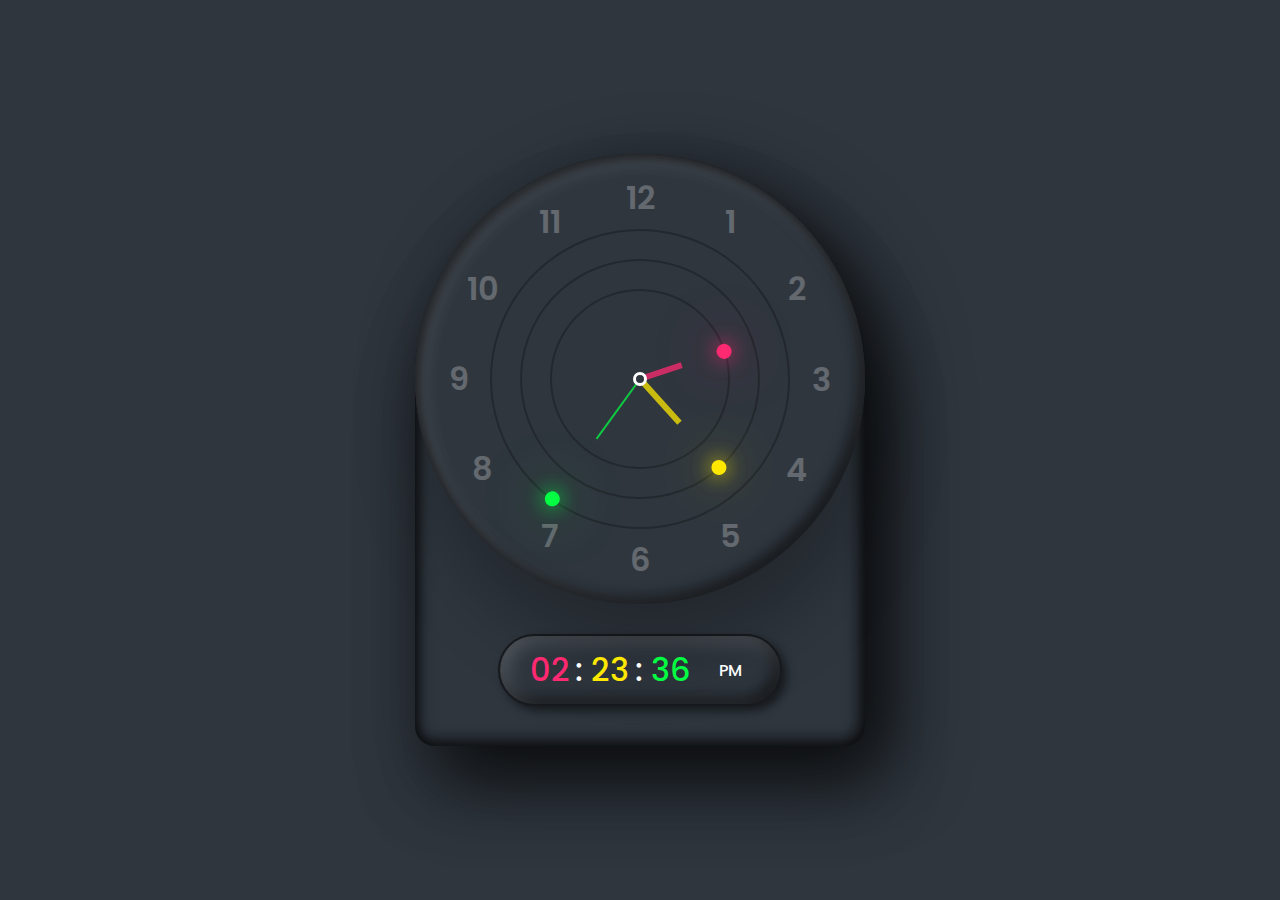
<file: pages/clock.html>
<!DOCTYPE html>
<html lang="en">
  <head>
    <meta charset="UTF-8" />
    <meta http-equiv="X-UA-Compatible" content="IE=edge" />
    <meta name="viewport" content="width=device-width, initial-scale=1.0" />
    <link
      rel="stylesheet"
      href="https://cdnjs.cloudflare.com/ajax/libs/modern-normalize/1.1.0/modern-normalize.min.css"
      integrity="sha512-wpPYUAdjBVSE4KJnH1VR1HeZfpl1ub8YT/NKx4PuQ5NmX2tKuGu6U/JRp5y+Y8XG2tV+wKQpNHVUX03MfMFn9Q=="
      crossorigin="anonymous"
      referrerpolicy="no-referrer"
    />
    <link rel="stylesheet" href="../css/styles.css" />
    <link rel="stylesheet" href="../css/pages/clock.css" />
    <title>Clock</title>
  </head>
  <body>
    <div class="container">
      <div class="clock">
        <div class="circle" id="sc" style="--clr: #04fc43"><i></i></div>
        <div class="circle circle2" id="mn" style="--clr: #fee800"><i></i></div>
        <div class="circle circle3" id="hr" style="--clr: #ff2972"><i></i></div>

        <span style="--i: 1"><b>1</b></span>
        <span style="--i: 2"><b>2</b></span>
        <span style="--i: 3"><b>3</b></span>
        <span style="--i: 4"><b>4</b></span>
        <span style="--i: 5"><b>5</b></span>
        <span style="--i: 6"><b>6</b></span>
        <span style="--i: 7"><b>7</b></span>
        <span style="--i: 8"><b>8</b></span>
        <span style="--i: 9"><b>9</b></span>
        <span style="--i: 10"><b>10</b></span>
        <span style="--i: 11"><b>11</b></span>
        <span style="--i: 12"><b>12</b></span>
      </div>

      <!-- digital clock -->
      <div id="time">
        <div id="hours" style="--clr: #ff2972">00</div>
        <div id="minutes" style="--clr: #fee800">00</div>
        <div id="seconds" style="--clr: #04fc43">00</div>
        <div id="ampm">PM</div>
      </div>
    </div>

    <script defer src="../js/clock.js"></script>
  </body>
</html>
</file>
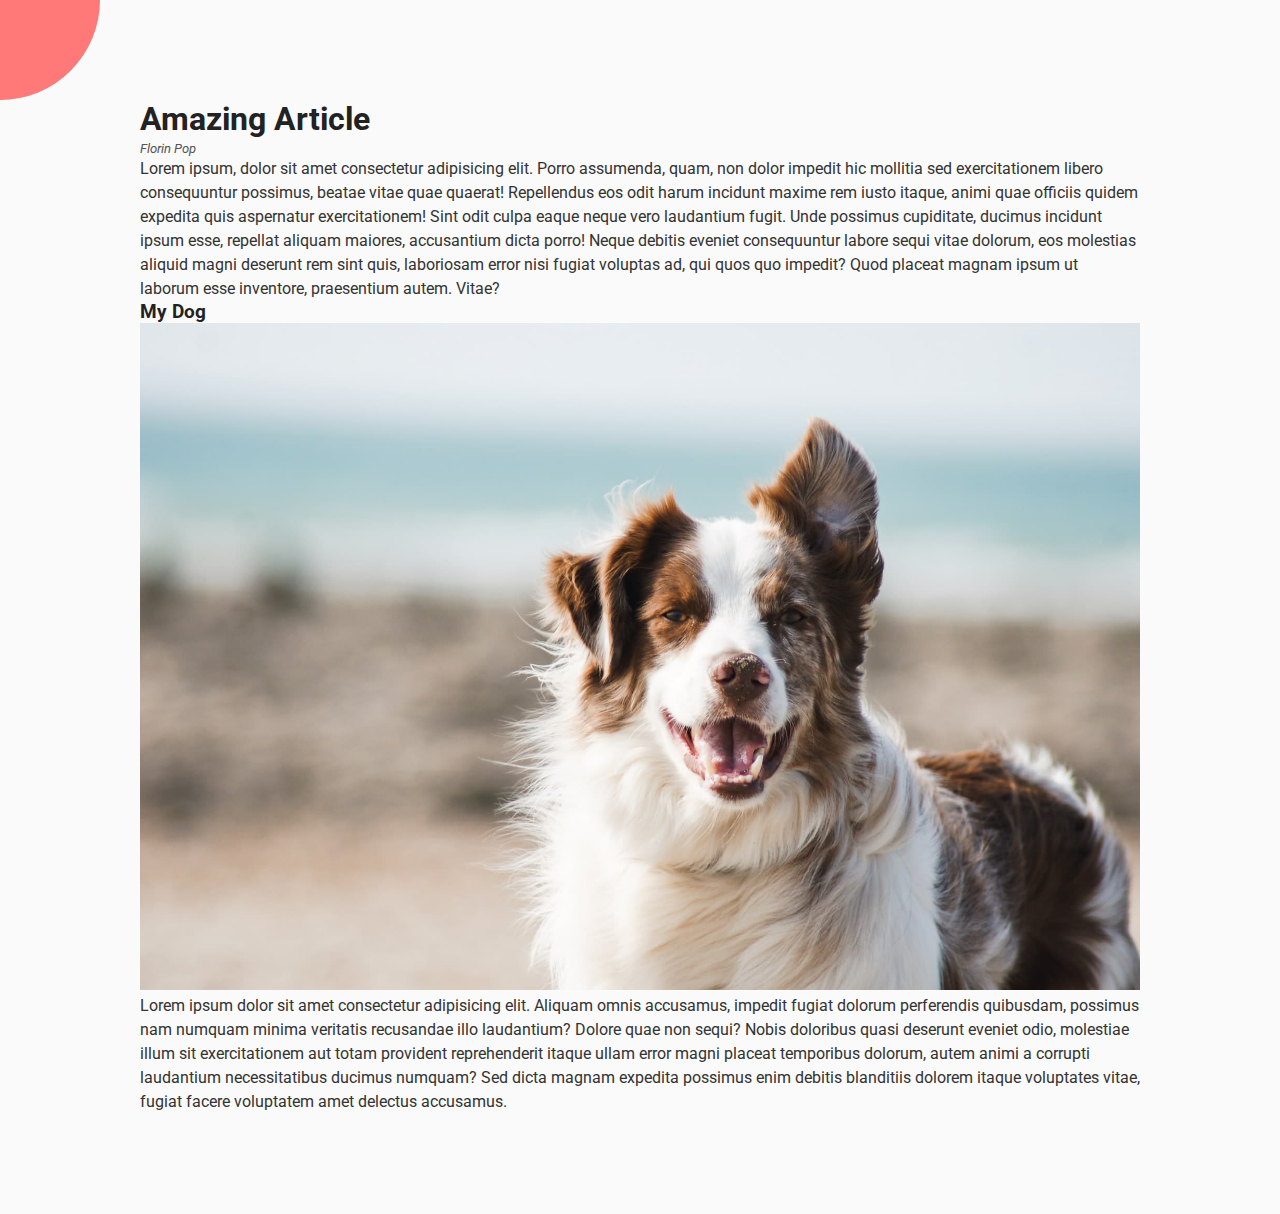
<file: pages/rotating-navigation.html>
<!DOCTYPE html>
<html lang="en">
  <head>
    <meta charset="UTF-8" />
    <meta http-equiv="X-UA-Compatible" content="IE=edge" />
    <meta name="viewport" content="width=device-width, initial-scale=1.0" />
    <link
      rel="stylesheet"
      href="https://cdnjs.cloudflare.com/ajax/libs/modern-normalize/1.1.0/modern-normalize.min.css"
      integrity="sha512-wpPYUAdjBVSE4KJnH1VR1HeZfpl1ub8YT/NKx4PuQ5NmX2tKuGu6U/JRp5y+Y8XG2tV+wKQpNHVUX03MfMFn9Q=="
      crossorigin="anonymous"
      referrerpolicy="no-referrer"
    />
    <link
      rel="stylesheet"
      href="https://cdnjs.cloudflare.com/ajax/libs/font-awesome/6.2.0/css/all.min.css"
      integrity="sha512-xh6O/CkQoPOWDdYTDqeRdPCVd1SpvCA9XXcUnZS2FmJNp1coAFzvtCN9BmamE+4aHK8yyUHUSCcJHgXloTyT2A=="
      crossorigin="anonymous"
      referrerpolicy="no-referrer"
    />
    <link rel="stylesheet" href="../css/styles.css" />
    <link rel="stylesheet" href="../css/pages/rotating-navigation.css" />
    <title>Rotating Navigation</title>
  </head>
  <body>
    <div class="container">
      <div class="container__circle">
        <div class="circle">
          <button id="close">
            <i class="fas fa-times"></i>
          </button>
          <button id="open">
            <i class="fas fa-bars"></i>
          </button>
        </div>
      </div>

      <div class="container__content">
        <h1>Amazing Article</h1>
        <small>Florin Pop</small>
        <p>
          Lorem ipsum, dolor sit amet consectetur adipisicing elit. Porro assumenda, quam, non dolor
          impedit hic mollitia sed exercitationem libero consequuntur possimus, beatae vitae quae
          quaerat! Repellendus eos odit harum incidunt maxime rem iusto itaque, animi quae officiis
          quidem expedita quis aspernatur exercitationem! Sint odit culpa eaque neque vero
          laudantium fugit. Unde possimus cupiditate, ducimus incidunt ipsum esse, repellat aliquam
          maiores, accusantium dicta porro! Neque debitis eveniet consequuntur labore sequi vitae
          dolorum, eos molestias aliquid magni deserunt rem sint quis, laboriosam error nisi fugiat
          voluptas ad, qui quos quo impedit? Quod placeat magnam ipsum ut laborum esse inventore,
          praesentium autem. Vitae?
        </p>

        <h3>My Dog</h3>
        <img src="../images/dog.jpg" alt="My dog" />

        <p>
          Lorem ipsum dolor sit amet consectetur adipisicing elit. Aliquam omnis accusamus, impedit
          fugiat dolorum perferendis quibusdam, possimus nam numquam minima veritatis recusandae
          illo laudantium? Dolore quae non sequi? Nobis doloribus quasi deserunt eveniet odio,
          molestiae illum sit exercitationem aut totam provident reprehenderit itaque ullam error
          magni placeat temporibus dolorum, autem animi a corrupti laudantium necessitatibus ducimus
          numquam? Sed dicta magnam expedita possimus enim debitis blanditiis dolorem itaque
          voluptates vitae, fugiat facere voluptatem amet delectus accusamus.
        </p>
      </div>
    </div>

    <nav>
      <ul>
        <li><i class="fas fa-home"></i>Home</li>
        <li><i class="fas fa-user-alt"></i>About</li>
        <li><i class="fas fa-envelope"></i>Contact</li>
      </ul>
    </nav>

    <script defer src="../js/rotating.js"></script>
  </body>
</html>
</file>
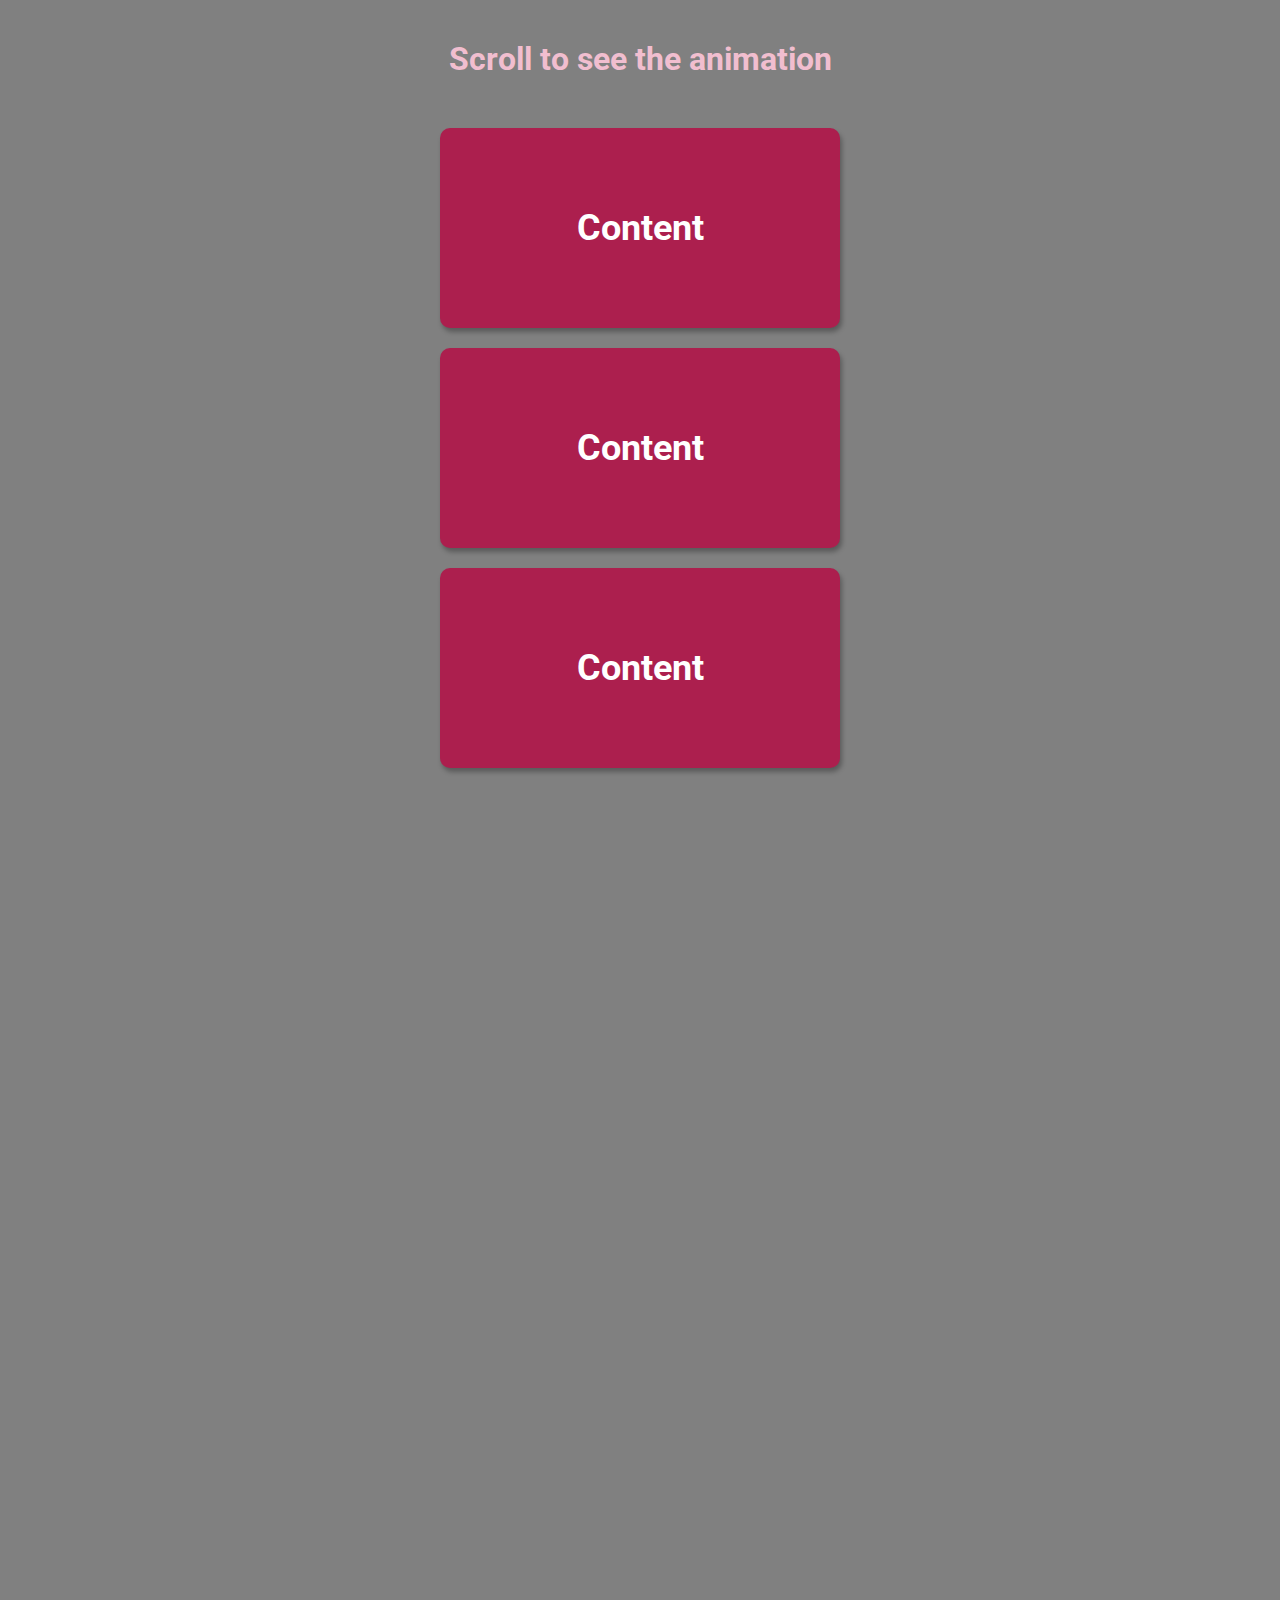
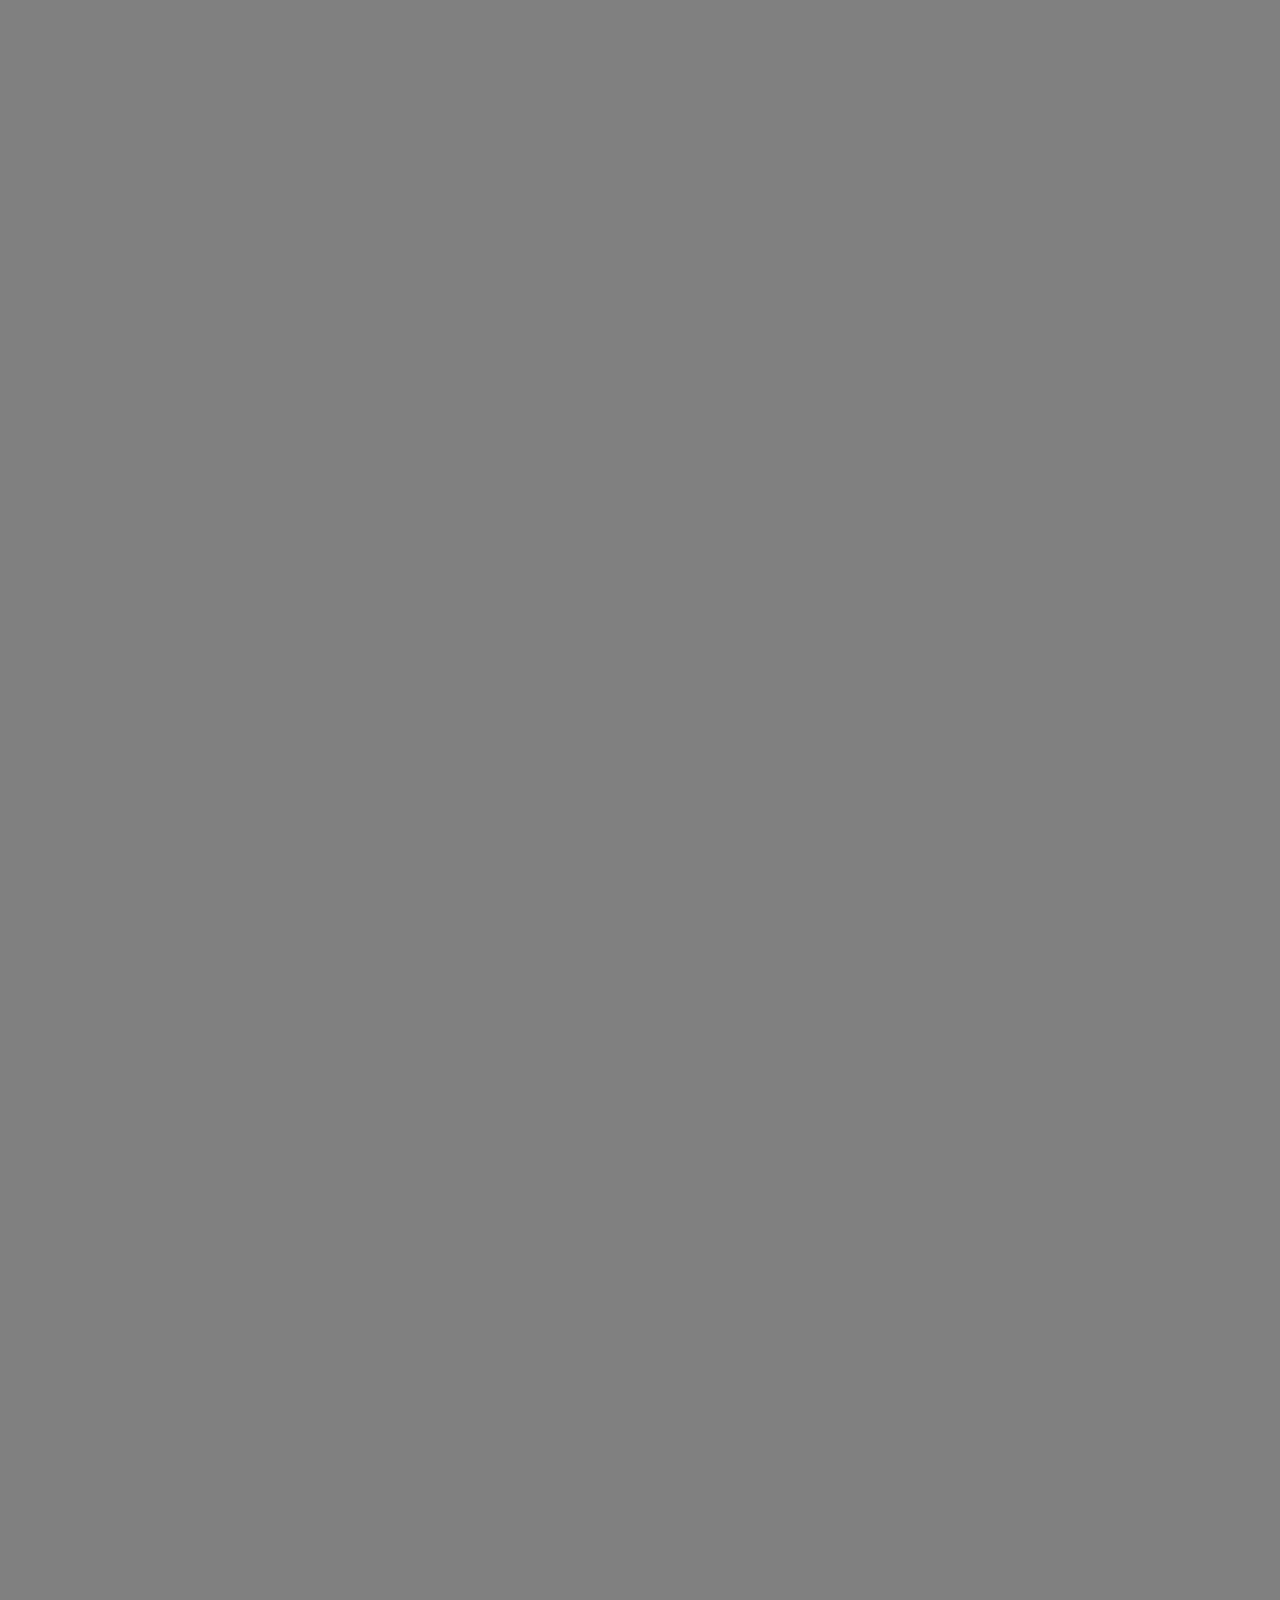
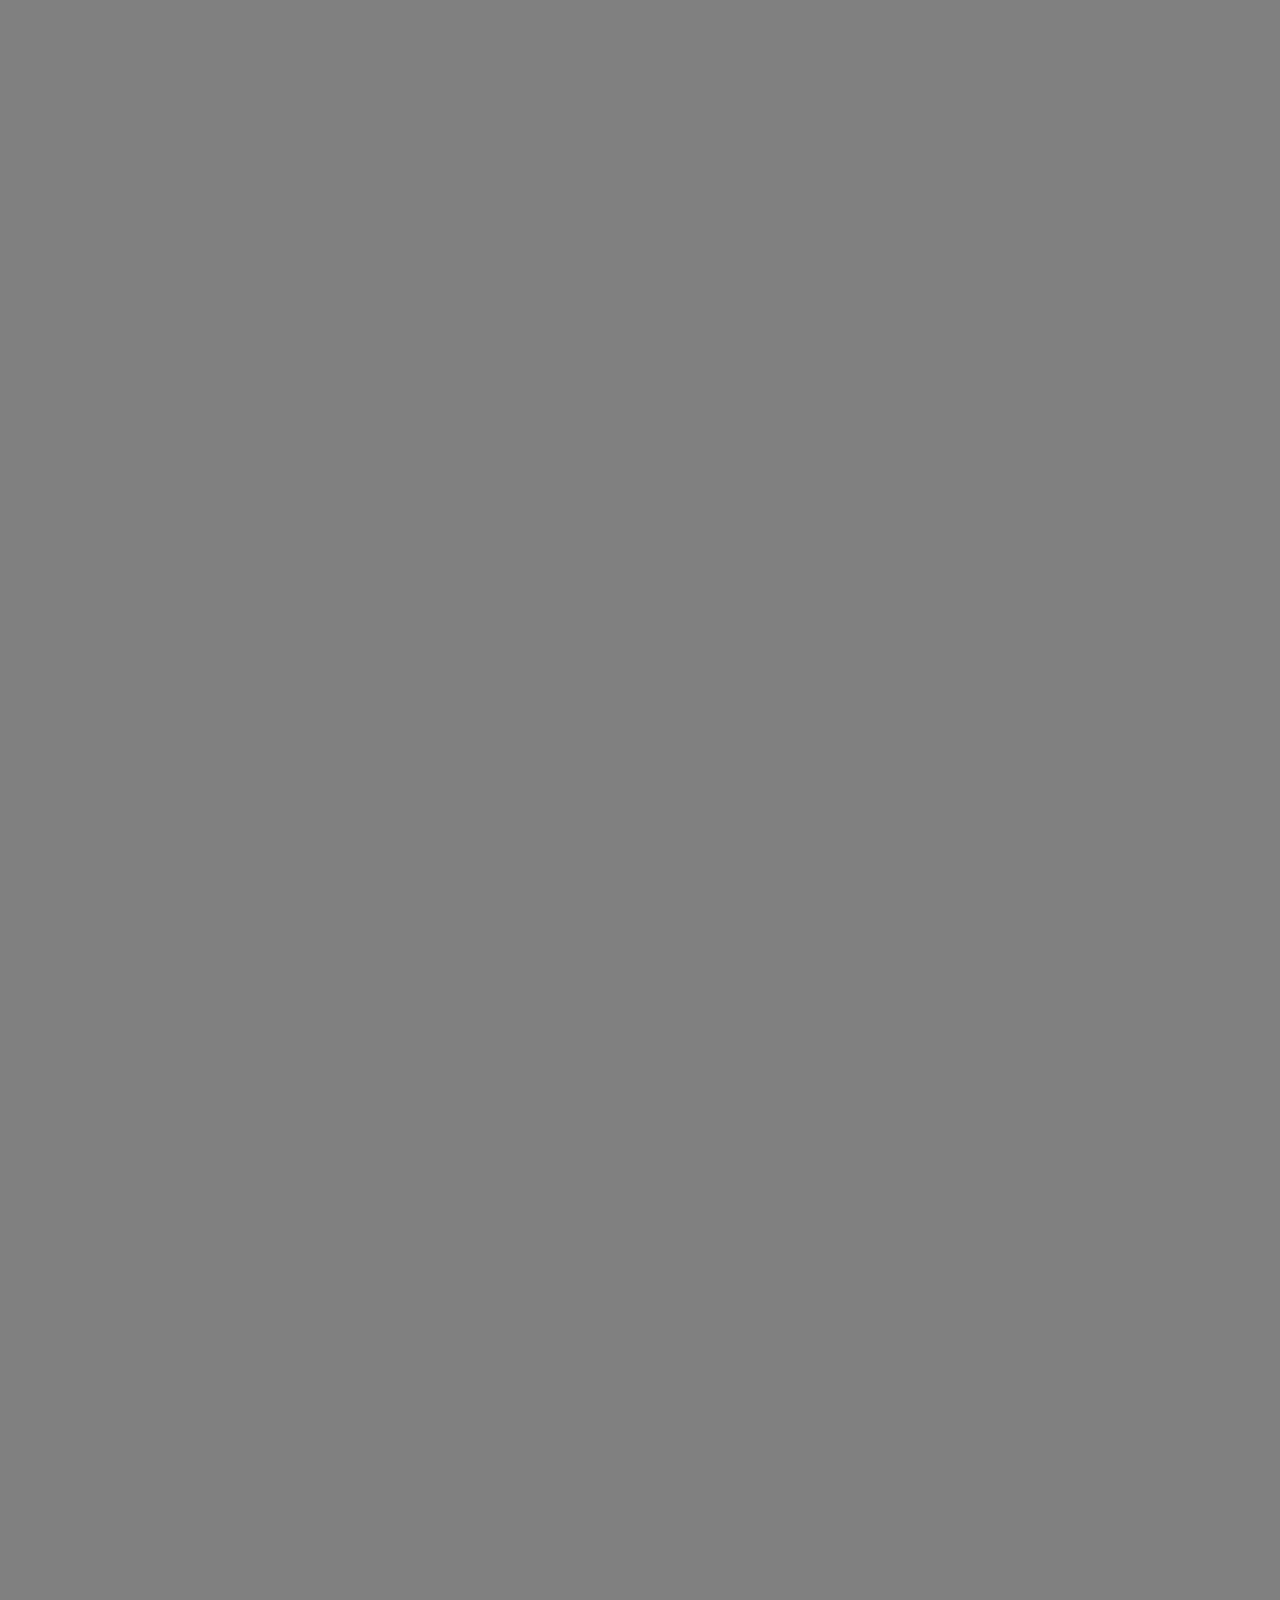
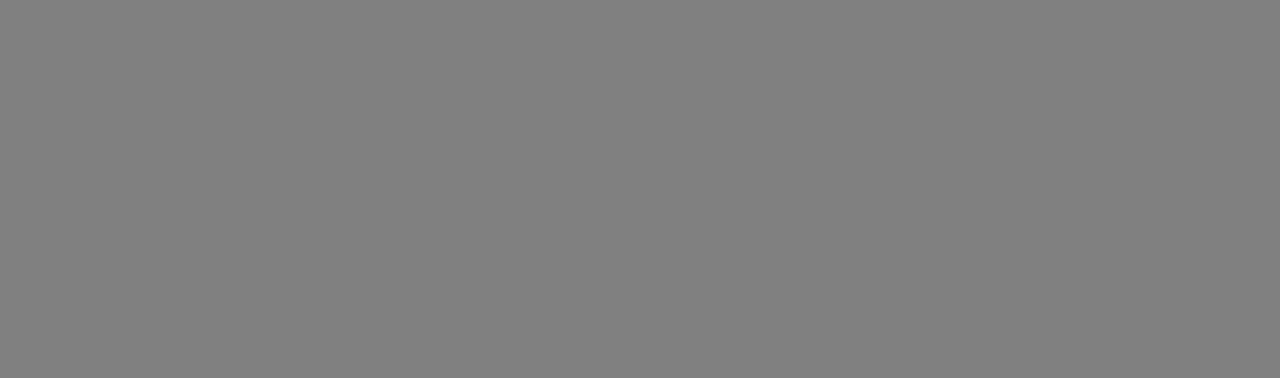
<file: pages/scroll-animation.html>
<!DOCTYPE html>
<html lang="en">
  <head>
    <meta charset="UTF-8" />
    <meta http-equiv="X-UA-Compatible" content="IE=edge" />
    <meta name="viewport" content="width=device-width, initial-scale=1.0" />
    <link
      rel="stylesheet"
      href="https://cdnjs.cloudflare.com/ajax/libs/modern-normalize/1.1.0/modern-normalize.min.css"
      integrity="sha512-wpPYUAdjBVSE4KJnH1VR1HeZfpl1ub8YT/NKx4PuQ5NmX2tKuGu6U/JRp5y+Y8XG2tV+wKQpNHVUX03MfMFn9Q=="
      crossorigin="anonymous"
      referrerpolicy="no-referrer"
    />
    <link rel="stylesheet" href="../css/styles.css" />
    <link rel="stylesheet" href="../css/pages/scroll-animation.css" />
    <title>Scroll Animation</title>
  </head>
  <body>
    <header></header>

    <main class="container">
      <h1 class="container__title">Scroll to see the animation</h1>

      <div class="container__box"><h2>Content</h2></div>
      <div class="container__box"><h2>Content</h2></div>
      <div class="container__box"><h2>Content</h2></div>
      <div class="container__box"><h2>Content</h2></div>
      <div class="container__box"><h2>Content</h2></div>
      <div class="container__box"><h2>Content</h2></div>
      <div class="container__box"><h2>Content</h2></div>
      <div class="container__box"><h2>Content</h2></div>
      <div class="container__box"><h2>Content</h2></div>
      <div class="container__box"><h2>Content</h2></div>
      <div class="container__box"><h2>Content</h2></div>
      <div class="container__box"><h2>Content</h2></div>
      <div class="container__box"><h2>Content</h2></div>
      <div class="container__box"><h2>Content</h2></div>
      <div class="container__box"><h2>Content</h2></div>
      <div class="container__box"><h2>Content</h2></div>
      <div class="container__box"><h2>Content</h2></div>
      <div class="container__box"><h2>Content</h2></div>
      <div class="container__box"><h2>Content</h2></div>
      <div class="container__box"><h2>Content</h2></div>
      <div class="container__box"><h2>Content</h2></div>
      <div class="container__box"><h2>Content</h2></div>
      <div class="container__box"><h2>Content</h2></div>
    </main>

    <footer></footer>

    <script defer src="../js/scroll.js"></script>
  </body>
</html>
</file>
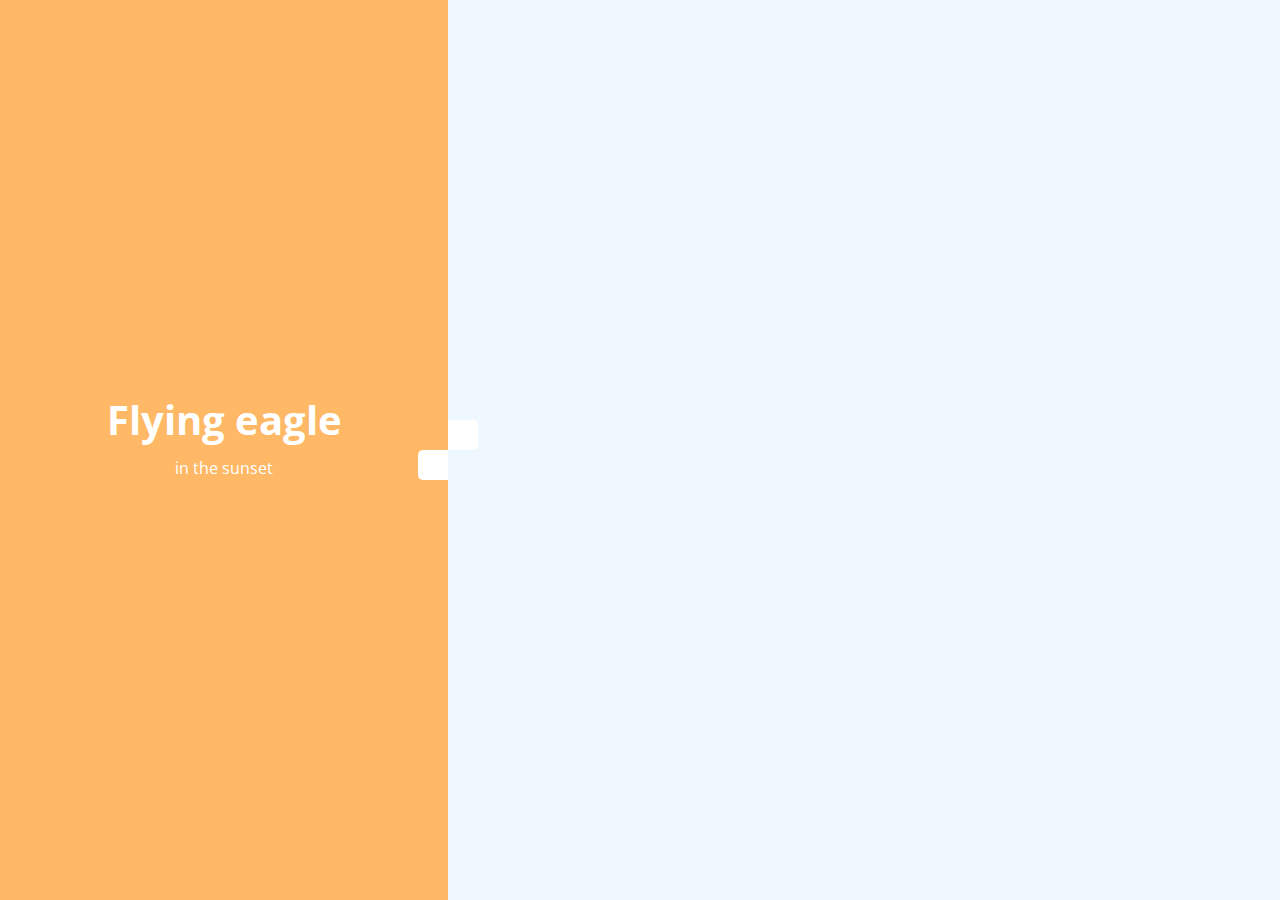
<file: pages/vertical-slider.html>
<!DOCTYPE html>
<html lang="en">
  <head>
    <meta charset="UTF-8" />
    <meta http-equiv="X-UA-Compatible" content="IE=edge" />
    <meta name="viewport" content="width=device-width, initial-scale=1.0" />
    <link
      rel="stylesheet"
      href="https://cdnjs.cloudflare.com/ajax/libs/modern-normalize/1.1.0/modern-normalize.min.css"
      integrity="sha512-wpPYUAdjBVSE4KJnH1VR1HeZfpl1ub8YT/NKx4PuQ5NmX2tKuGu6U/JRp5y+Y8XG2tV+wKQpNHVUX03MfMFn9Q=="
      crossorigin="anonymous"
      referrerpolicy="no-referrer"
    />
    <link
      rel="stylesheet"
      href="https://cdnjs.cloudflare.com/ajax/libs/font-awesome/6.2.0/css/all.min.css"
      integrity="sha512-xh6O/CkQoPOWDdYTDqeRdPCVd1SpvCA9XXcUnZS2FmJNp1coAFzvtCN9BmamE+4aHK8yyUHUSCcJHgXloTyT2A=="
      crossorigin="anonymous"
      referrerpolicy="no-referrer"
    />
    <link rel="stylesheet" href="../css/styles.css" />
    <link rel="stylesheet" href="../css/pages/vertical-slider.css" />
    <title>Vertical Slider</title>
  </head>
  <body>
    <div class="slider-container">
      <div class="left-slide">
        <div style="background-color: #fd3555">
          <h1>Nature flower</h1>
          <p>all in pink</p>
        </div>
        <div style="background-color: #2a86ba">
          <h1>Bluuue Sky</h1>
          <p>with it's mountains</p>
        </div>
        <div style="background-color: #252e33">
          <h1>Lonely castle</h1>
          <p>in the wilderness</p>
        </div>
        <div style="background-color: #ffb866">
          <h1>Flying eagle</h1>
          <p>in the sunset</p>
        </div>
      </div>
      <div class="right-slide">
        <div
          style="
            background-image: url('https://images.unsplash.com/photo-1508768787810-6adc1f613514?ixlib=rb-0.3.5&ixid=eyJhcHBfaWQiOjEyMDd9&s=e27f6661df21ed17ab5355b28af8df4e&auto=format&fit=crop&w=1350&q=80');
          "
        ></div>
        <div
          style="
            background-image: url('https://images.unsplash.com/photo-1519981593452-666cf05569a9?ixlib=rb-0.3.5&ixid=eyJhcHBfaWQiOjEyMDd9&s=90ed8055f06493290dad8da9584a13f7&auto=format&fit=crop&w=715&q=80');
          "
        ></div>
        <div
          style="
            background-image: url('https://images.unsplash.com/photo-1486899430790-61dbf6f6d98b?ixlib=rb-0.3.5&ixid=eyJhcHBfaWQiOjEyMDd9&s=8ecdee5d1b3ed78ff16053b0227874a2&auto=format&fit=crop&w=1002&q=80');
          "
        ></div>
        <div
          style="
            background-image: url('https://images.unsplash.com/photo-1510942201312-84e7962f6dbb?ixlib=rb-0.3.5&ixid=eyJhcHBfaWQiOjEyMDd9&s=da4ca7a78004349f1b63f257e50e4360&auto=format&fit=crop&w=1050&q=80');
          "
        ></div>
      </div>
      <div class="action-buttons">
        <button class="down-button">
          <i class="fas fa-arrow-down"></i>
        </button>
        <button class="up-button">
          <i class="fas fa-arrow-up"></i>
        </button>
      </div>
    </div>

    <script src="../js/slider.js"></script>
  </body>
</html>
</file>
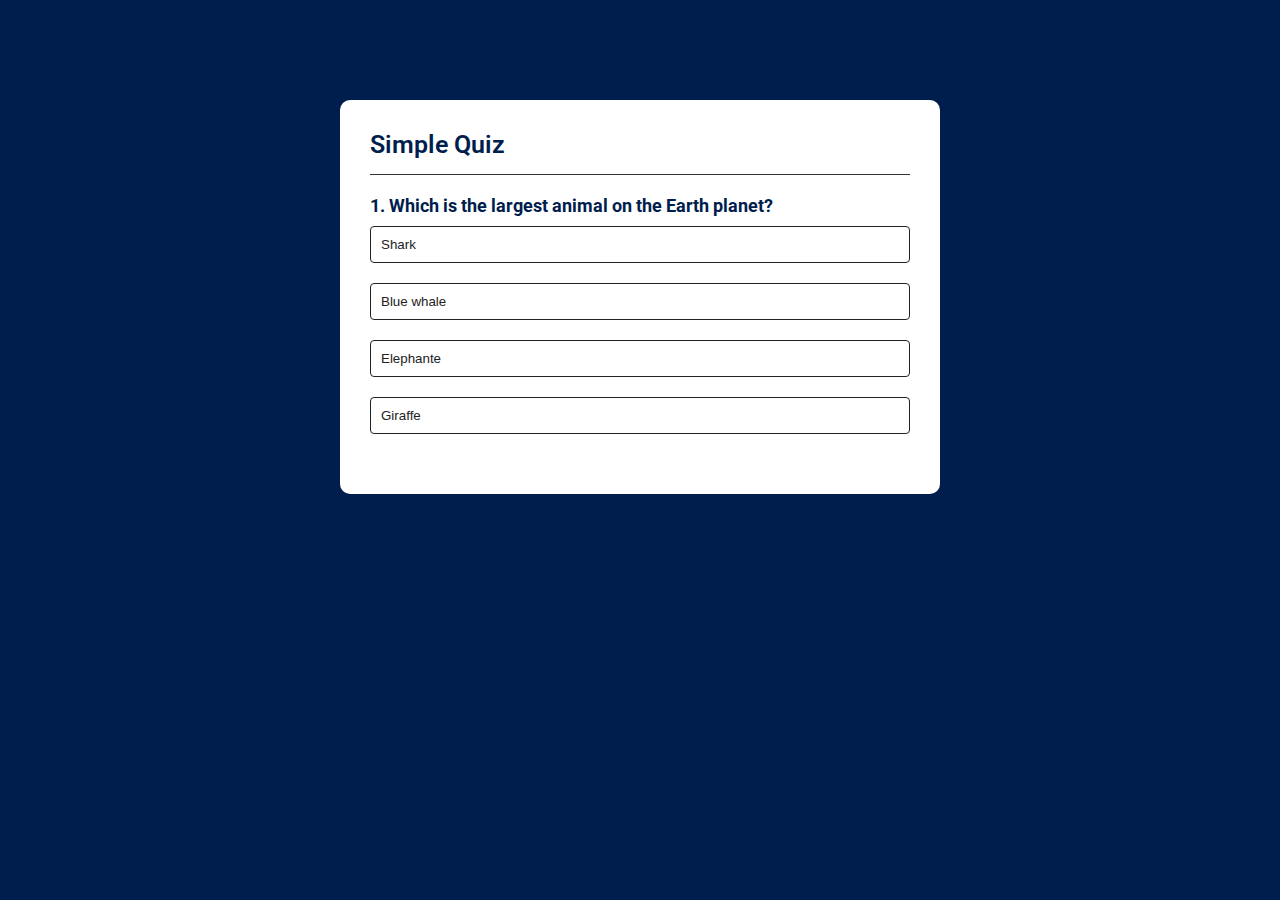
<file: pages/quiz/quiz.html>
<!DOCTYPE html>
<html lang="en">
  <head>
    <meta charset="UTF-8" />
    <meta http-equiv="X-UA-Compatible" content="IE=edge" />
    <meta name="viewport" content="width=device-width, initial-scale=1.0" />
    <link rel="stylesheet" href="../../css/styles.css" />
    <link rel="stylesheet" href="quiz.css" />
    <title>Quiz</title>
  </head>
  <body>
    <div class="app">
      <h1>Simple Quiz</h1>
      <div class="quiz">
        <h2 id="question">Question goes here</h2>
        <div id="answer-buttons">
          <button class="btn">Answer 1</button>
          <button class="btn">Answer 2</button>
          <button class="btn">Answer 3</button>
          <button class="btn">Answer 4</button>
        </div>
        <button id="next-btn">Next</button>
      </div>
    </div>
    <script defer src="quiz.js"></script>
  </body>
</html>
</file>
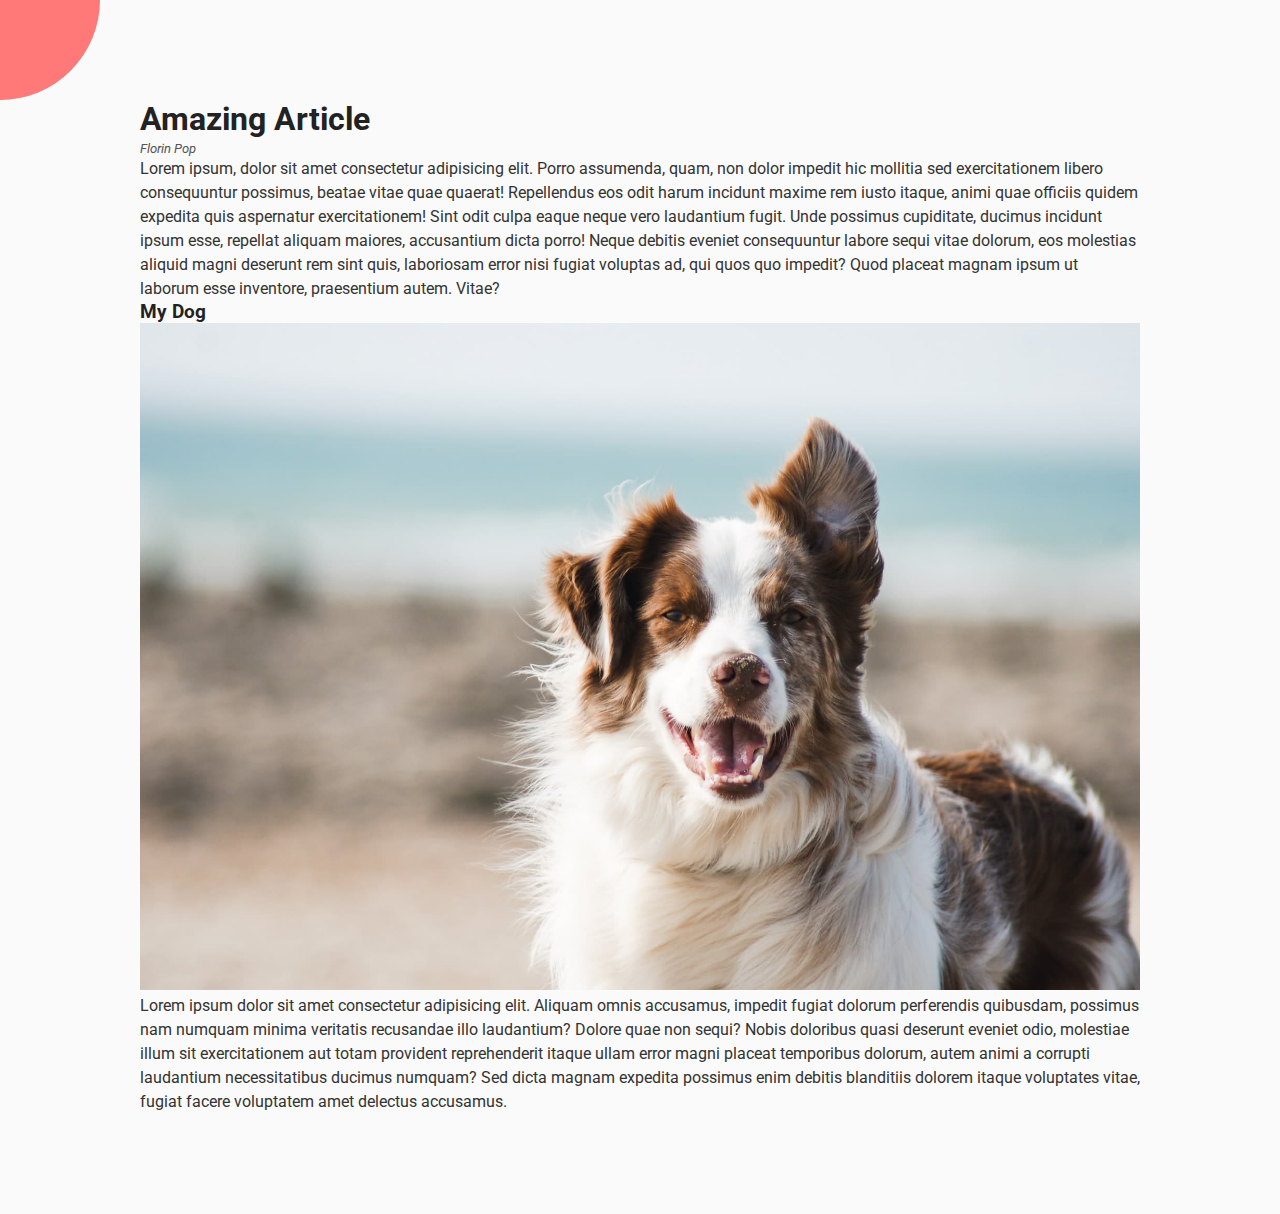
<file: pages/rotating-navigation/rotating-navigation.html>
<!DOCTYPE html>
<html lang="en">
  <head>
    <meta charset="UTF-8" />
    <meta http-equiv="X-UA-Compatible" content="IE=edge" />
    <meta name="viewport" content="width=device-width, initial-scale=1.0" />
    <link
      rel="stylesheet"
      href="https://cdnjs.cloudflare.com/ajax/libs/modern-normalize/1.1.0/modern-normalize.min.css"
      integrity="sha512-wpPYUAdjBVSE4KJnH1VR1HeZfpl1ub8YT/NKx4PuQ5NmX2tKuGu6U/JRp5y+Y8XG2tV+wKQpNHVUX03MfMFn9Q=="
      crossorigin="anonymous"
      referrerpolicy="no-referrer"
    />
    <link
      rel="stylesheet"
      href="https://cdnjs.cloudflare.com/ajax/libs/font-awesome/6.2.0/css/all.min.css"
      integrity="sha512-xh6O/CkQoPOWDdYTDqeRdPCVd1SpvCA9XXcUnZS2FmJNp1coAFzvtCN9BmamE+4aHK8yyUHUSCcJHgXloTyT2A=="
      crossorigin="anonymous"
      referrerpolicy="no-referrer"
    />
    <link rel="stylesheet" href="../../css/styles.css" />
    <link rel="stylesheet" href="rotating-navigation.css" />
    <title>Rotating Navigation</title>
  </head>
  <body>
    <div class="container">
      <div class="container__circle">
        <div class="circle">
          <button id="close">
            <i class="fas fa-times"></i>
          </button>
          <button id="open">
            <i class="fas fa-bars"></i>
          </button>
        </div>
      </div>

      <div class="container__content">
        <h1>Amazing Article</h1>
        <small>Florin Pop</small>
        <p>
          Lorem ipsum, dolor sit amet consectetur adipisicing elit. Porro assumenda, quam, non dolor
          impedit hic mollitia sed exercitationem libero consequuntur possimus, beatae vitae quae
          quaerat! Repellendus eos odit harum incidunt maxime rem iusto itaque, animi quae officiis
          quidem expedita quis aspernatur exercitationem! Sint odit culpa eaque neque vero
          laudantium fugit. Unde possimus cupiditate, ducimus incidunt ipsum esse, repellat aliquam
          maiores, accusantium dicta porro! Neque debitis eveniet consequuntur labore sequi vitae
          dolorum, eos molestias aliquid magni deserunt rem sint quis, laboriosam error nisi fugiat
          voluptas ad, qui quos quo impedit? Quod placeat magnam ipsum ut laborum esse inventore,
          praesentium autem. Vitae?
        </p>

        <h3>My Dog</h3>
        <img src="dog.jpg" alt="My dog" />

        <p>
          Lorem ipsum dolor sit amet consectetur adipisicing elit. Aliquam omnis accusamus, impedit
          fugiat dolorum perferendis quibusdam, possimus nam numquam minima veritatis recusandae
          illo laudantium? Dolore quae non sequi? Nobis doloribus quasi deserunt eveniet odio,
          molestiae illum sit exercitationem aut totam provident reprehenderit itaque ullam error
          magni placeat temporibus dolorum, autem animi a corrupti laudantium necessitatibus ducimus
          numquam? Sed dicta magnam expedita possimus enim debitis blanditiis dolorem itaque
          voluptates vitae, fugiat facere voluptatem amet delectus accusamus.
        </p>
      </div>
    </div>

    <nav>
      <ul>
        <li><i class="fas fa-home"></i>Home</li>
        <li><i class="fas fa-user-alt"></i>About</li>
        <li><i class="fas fa-envelope"></i>Contact</li>
      </ul>
    </nav>

    <script defer src="rotating.js"></script>
  </body>
</html>
</file>
<file: css/styles.css>
@import url('https://fonts.googleapis.com/css2?family=Roboto:ital,wght@0,300;0,400;0,500;0,700;0,900;1,400&display=swap');

* {
  box-sizing: border-box;
  margin: 0;
  padding: 0;
}

body {
  font-family: 'Roboto', sans-serif;
  margin: 0;
  padding: 0;
  color: #000;
  background-color: aliceblue;
}

ul,
li {
  list-style-type: none;
  margin: 0;
  padding: 0;
}

p,
li,
a {
  margin: 0;
  padding: 0;
}

a {
  text-decoration: none;
  color: inherit;
  cursor: pointer;
}
</file>
<file: css/pages/clock.css>
@import url('https://fonts.googleapis.com/css2?family=Poppins:wght@300;400;500;600;700;800;900&display=swap');

body {
  font-family: 'Poppins', sans-serif;
  display: flex;
  align-items: center;
  justify-content: center;
  min-height: 100vh;
  background: #2f363e;
}

.container {
  position: relative;
  background: #2f363e;
  /* min-height: 500px; */
  border-radius: 20px;
  border-top-left-radius: 225px;
  border-top-right-radius: 225px;
  box-shadow: 25px 25px 75px rgba(0, 0, 0, 0.75), 10px 50px 70px rgba(0, 0, 0, 0.25),
    inset 5px 5px 10px rgba(0, 0, 0, 0.5), inset 5px 5px 20px rgba(0, 0, 0, 0.2),
    inset -5px -5px 15px rgba(0, 0, 0, 0.75);
  display: flex;
  justify-content: center;
  align-items: center;
  flex-direction: column;
}

.clock {
  position: relative;
  width: 450px;
  height: 450px;
  background: #2f363e;
  border-radius: 50%;
  box-shadow: 10px 50px 70px rgba(0, 0, 0, 0.25), inset 5px 5px 10px rgba(0, 0, 0, 0.5),
    inset 5px 5px 20px rgba(255, 255, 255, 0.2), inset -5px -5px 15px rgba(0, 0, 0, 0.75);
  display: flex;
  justify-content: center;
  align-items: center;
  margin-bottom: 30px;
}

.clock::before {
  content: '';
  position: absolute;
  box-sizing: content-box;
  width: 8px;
  height: 8px;
  background: #2f363e;
  border: 3px solid #fff;
  border-radius: 50%;
  z-index: 10000000;
}

.clock span {
  position: absolute;
  inset: 20px;
  color: #fff;
  text-align: center;
  transform: rotate(calc(30deg * var(--i))); /*360 / 12 = 30*/
}

.clock span b {
  font-size: 2em;
  opacity: 0.25;
  font-weight: 600;
  display: inline-block;
  transform: rotate(calc(-30deg * var(--i)));
}

.circle {
  position: absolute;
  width: 300px;
  height: 300px;
  border: 2px solid rgba(0, 0, 0, 0.25);
  border-radius: 50%;
  display: flex;
  justify-content: center;
  align-items: flex-start;
  z-index: 10;
}

.circle i {
  position: absolute;
  width: 6px;
  height: 50%;
  background: var(--clr);
  opacity: 0.75;
  transform-origin: bottom;
  transform: scaleY(0.5);
}

.circle:nth-child(1) i {
  width: 2px;
}

.circle:nth-child(2) i {
  width: 6px;
}

.circle2 {
  width: 240px;
  height: 240px;
  z-index: 9;
}

.circle3 {
  width: 180px;
  height: 180px;
  z-index: 0;
}

.circle::before {
  content: '';
  position: absolute;
  top: -8.5px;
  width: 15px;
  height: 15px;
  border-radius: 50%;
  background: var(--clr);
  box-shadow: 0 0 20px var(--clr), 0 0 60px var(--clr);
}

/* Digital clock styles */

#time {
  margin-bottom: 40px;
  display: flex;
  padding: 10px 20px;
  font-size: 2em;
  font-weight: 600;
  border: 2px solid rgba(0, 0, 0, 0.5);
  border-radius: 40px;
  box-shadow: 5px 5px 10px rgba(0, 0, 0, 0.5), inset 5px 5px 20px rgba(255, 255, 255, 0.2),
    inset -5px -5px 15px rgba(0, 0, 0, 0.75);
}

#time div {
  position: relative;
  width: 60px;
  text-align: center;
  font-weight: 500;
  color: var(--clr);
}

#time div:nth-child(1)::after,
#time div:nth-child(2)::after {
  content: ':';
  position: absolute;
  right: -4px;
  color: #fff;
}

#time div:last-child {
  font-size: 0.5em;
  display: flex;
  justify-content: center;
  align-items: center;
  color: #fff;
}

#time div:nth-child(2)::after {
  animation: animate 1s steps(1) infinite;
}

@keyframes animate {
  0% {
    opacity: 1;
  }
  50% {
    opacity: 0;
  }
}
</file>
<file: css/pages/rotating-navigation.css>
body {
  background-color: #333;
  color: #222;
  overflow-x: hidden;
  margin: 0;
}

.container {
  background-color: #fafafa;
  transform-origin: top left;
  transition: transform 0.5s linear;
  width: 100vw;
  min-height: 100vh;
  padding: 50px;
}

.container.show-nav {
  transform: rotate(-20deg);
}

.container__circle {
  position: fixed;
  top: -100px;
  left: -100px;
}

.circle {
  background-color: #ff7979;
  width: 200px;
  height: 200px;
  border-radius: 50%;
  position: relative;
  transition: transform 0.5s linear;
}

.circle button {
  cursor: pointer;
  position: absolute;
  top: 50%;
  left: 50%;
  height: 100px;
  background: transparent;
  border: 0;
  font-size: 26px;
  color: #fff;
}

.circle button:focus {
  outline: none;
}

.circle button#open {
  left: 60%;
}

.circle button#close {
  top: 60%;
  transform: rotate(90deg);
  transform-origin: top left;
}

.container__content {
  max-width: 1000px;
  margin: 50px auto;
}

.container__content img {
  max-width: 100%;
  height: auto;
}

.container__content h1 {
  margin: 0;
}

.container__content small {
  color: #555;
  font-style: italic;
}

.container__content p {
  color: #333;
  line-height: 1.5;
}

.container.show-nav + nav li {
  transform: translateX(0);
  transition-delay: 0.3s;
}

.container.show-nav .circle {
  transform: rotate(-70deg);
}

nav {
  position: fixed;
  bottom: 40px;
  left: 0;
  z-index: 100;
}

nav ul {
  padding-left: 30px;
}

nav ul li {
  text-transform: uppercase;
  color: #fff;
  margin: 40px 0;
  transform: translateX(-100%);
  transition: transform 0.4s ease-in;
  cursor: pointer;
}

nav ul li i {
  font-size: 20px;
  margin-right: 10px;
}

nav ul li + li {
  margin-left: 15px;
  transform: translateX(-150%);
}

nav ul li + li + li {
  margin-left: 30px;
  transform: translateX(-200%);
}
</file>
<file: css/pages/scroll-animation.css>
body {
  background-color: grey;
  color: white;
  overflow-x: hidden;
}

.container {
  display: flex;
  align-items: center;
  justify-content: center;
  flex-direction: column;
}

.container__title {
  color: rgb(241, 190, 207);
  margin: 40px;
}

.container__box {
  background-color: rgb(172, 31, 78);
  width: 400px;
  height: 200px;
  display: flex;
  align-items: center;
  justify-content: center;
  margin: 10px;
  border-radius: 10px;
  box-shadow: 2px 4px 5px rgba(0, 0, 0, 0.3);
  transform: translateX(100vw);
  transition: transform 0.4s ease;
}

.container__box:nth-of-type(even) {
  transform: translateX(-100vw);
}

.container__box.show {
  transform: translateX(0);
}

.container__box h2 {
  font-size: 36px;
}
</file>
<file: css/pages/vertical-slider.css>
@import url('https://fonts.googleapis.com/css2?family=Open+Sans:wght@300;400;500;600;700;800&display=swap');

body {
  font-family: 'Open Sans', sans-serif;
  height: 100vh;
}

.slider-container {
  position: relative;
  overflow: hidden;
  width: 100vw;
  height: 100vh;
}

.left-slide {
  height: 100%;
  width: 35%;
  position: absolute;
  top: 0;
  left: 0;
  transition: transform 0.5s ease-in-out;
}

.left-slide > div {
  height: 100%;
  width: 100%;
  display: flex;
  flex-direction: column;
  align-items: center;
  justify-content: center;
  color: #fff;
}

.left-slide h1 {
  font-size: 40px;
  margin-bottom: 10px;
  margin-top: -30px;
}

.right-slide {
  height: 100%;
  position: absolute;
  top: 0;
  left: 35%;
  width: 65%;
  transition: transform 0.5s ease-in-out;
}

.right-slide > div {
  background-repeat: no-repeat;
  background-size: cover;
  background-position: center center;
  height: 100%;
  width: 100%;
}

button {
  background-color: #fff;
  border: none;
  color: #aaa;
  cursor: pointer;
  padding: 15px;
  font-size: 16px;
}

button:hover {
  color: #222;
}

button:focus {
  outline: none;
}

.slider-container .action-buttons button {
  position: absolute;
  left: 35%;
  top: 50%;
  z-index: 100;
}

.slider-container .action-buttons .down-button {
  transform: translateX(-100%);
  border-top-left-radius: 5px;
  border-bottom-left-radius: 5px;
}

.slider-container .action-buttons .up-button {
  transform: translateY(-100%);
  border-top-right-radius: 5px;
  border-bottom-right-radius: 5px;
}
</file>
<file: pages/quiz/quiz.css>
body {
  background-color: #001e4d;
}

.app {
  background-color: #fff;
  width: 90%;
  max-width: 600px;
  margin: 100px auto 0;
  border-radius: 10px;
  padding: 30px;
}

.app h1 {
  font-weight: 600;
  font-size: 25px;
  color: #001e4d;
  border-bottom: 1px solid #333;
  padding-bottom: 15px;
}

.quiz {
  padding: 20px 0;
}

.quiz h2 {
  font-size: 18px;
  color: #001e4d;
}

.btn {
  background-color: #fff;
  color: #222;
  font-weight: 500;
  width: 100%;
  border: 1px solid #222;
  padding: 10px;
  margin: 10px 0;
  text-align: left;
  border-radius: 4px;
  cursor: pointer;
  transition: all 0.3s;
}

.btn:hover:not([disabled]) {
  color: #fff;
  background-color: #222;
}

.btn:disabled {
  cursor: no-drop;
}

#next-btn {
  background-color: #001e4d;
  color: #fff;
  font-weight: 500;
  width: 150px;
  border: 0;
  padding: 10px;
  margin: 20px auto 0;
  border-radius: 4px;
  cursor: pointer;
  display: none;
}

.correct {
  background: #9aeabc;
}

.incorrect {
  background: #ff9393;
}
</file>
<file: pages/rotating-navigation/rotating-navigation.css>
body {
  background-color: #333;
  color: #222;
  overflow-x: hidden;
  margin: 0;
}

ul,
li {
  list-style: none;
}

.container {
  background-color: #fafafa;
  transform-origin: top left;
  transition: transform 0.5s linear;
  width: 100vw;
  min-height: 100vh;
  padding: 50px;
}

.container.show-nav {
  transform: rotate(-20deg);
}

.container__circle {
  position: fixed;
  top: -100px;
  left: -100px;
}

.circle {
  background-color: #ff7979;
  width: 200px;
  height: 200px;
  border-radius: 50%;
  position: relative;
  transition: transform 0.5s linear;
}

.circle button {
  cursor: pointer;
  position: absolute;
  top: 50%;
  left: 50%;
  height: 100px;
  background: transparent;
  border: 0;
  font-size: 26px;
  color: #fff;
}

.circle button:focus {
  outline: none;
}

.circle button#open {
  left: 60%;
}

.circle button#close {
  top: 60%;
  transform: rotate(90deg);
  transform-origin: top left;
}

.container__content {
  max-width: 1000px;
  margin: 50px auto;
}

.container__content img {
  max-width: 100%;
  height: auto;
}

.container__content h1 {
  margin: 0;
}

.container__content small {
  color: #555;
  font-style: italic;
}

.container__content p {
  color: #333;
  line-height: 1.5;
}

.container.show-nav + nav li {
  transform: translateX(0);
  transition-delay: 0.3s;
}

.container.show-nav .circle {
  transform: rotate(-70deg);
}

nav {
  position: fixed;
  bottom: 40px;
  left: 0;
  z-index: 100;
}

nav ul {
  padding-left: 30px;
}

nav ul li {
  text-transform: uppercase;
  color: #fff;
  margin: 40px 0;
  transform: translateX(-100%);
  transition: transform 0.4s ease-in;
  cursor: pointer;
}

nav ul li i {
  font-size: 20px;
  margin-right: 10px;
}

nav ul li + li {
  margin-left: 15px;
  transform: translateX(-150%);
}

nav ul li + li + li {
  margin-left: 30px;
  transform: translateX(-200%);
}
</file>
